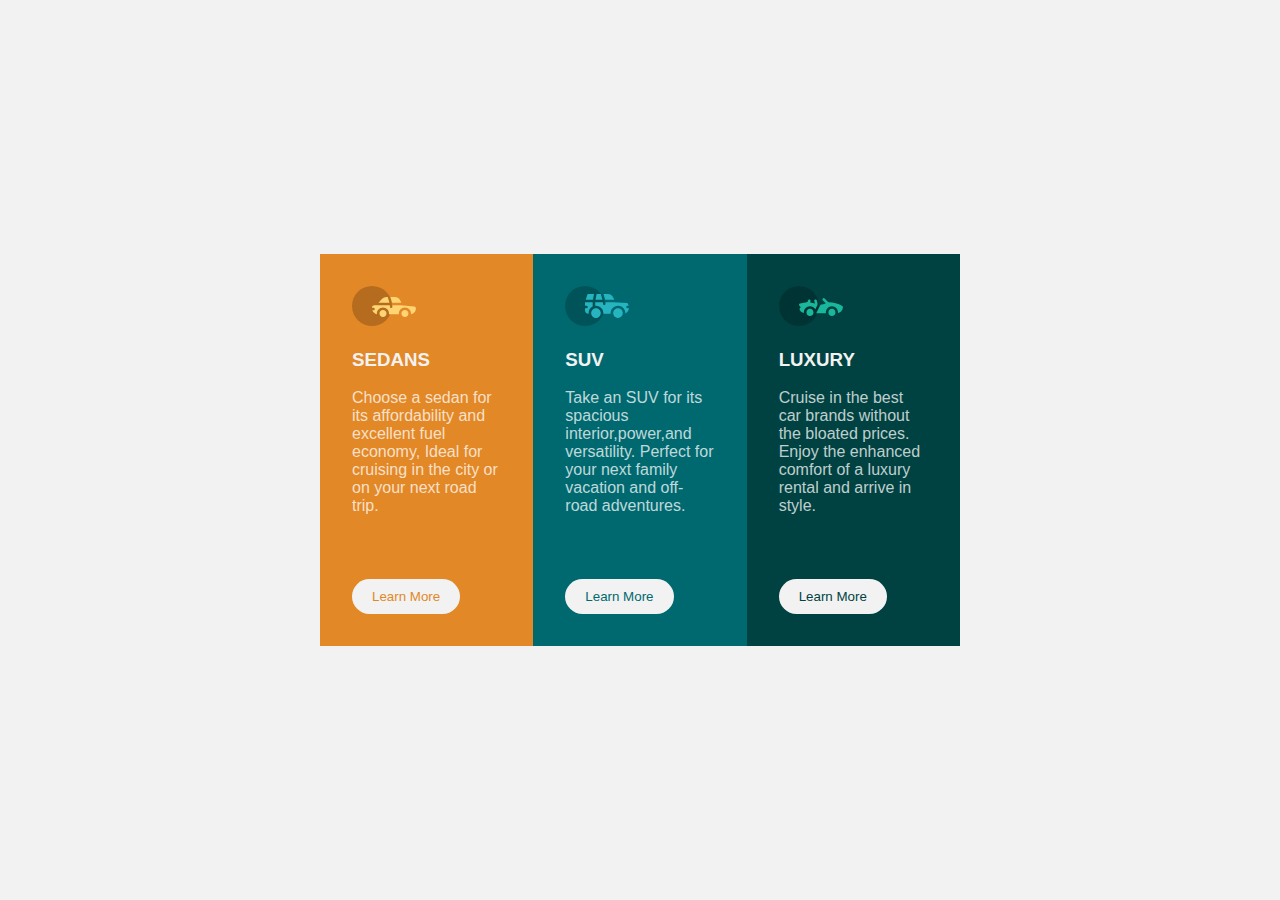
<file: index.html>
<!DOCTYPE html>
<html lang="en">

<head>
    <meta charset="UTF-8">
    <meta http-equiv="X-UA-Compatible" content="IE=edge">
    <meta name="viewport" content="width=device-width, initial-scale=1.0">
    <title>Flexbox Task</title>
    <link rel="stylesheet" href="style.css">
</head>

<body>
    <main>
        <div class="first-content">
            <img src="/icon-sedans.svg" alt="sedans car" />
            <h3>SEDANS</h3>
            <p>Choose a sedan for its affordability and excellent fuel economy, Ideal for cruising in the city or on your next road trip.</p>
            <button class="btn1">Learn More</button>
        </div>
        <div class="second-content">
            <img src="/icon-suvs.svg" alt="Suv car">
            <h3>SUV</h3>
            <p>Take an SUV for its spacious interior,power,and versatility. Perfect for your next family vacation and off-road adventures.</p>
            <button class="btn2">Learn More</button>
        </div>
        <div class="third-content">
            <img src="/icon-luxury.svg" alt="Luxury car">
            <h3>LUXURY</h3>
            <p>Cruise in the best car brands without the bloated prices. Enjoy the enhanced comfort of a luxury rental and arrive in style.</p>
            <button class="btn3">Learn More</button>
        </div>
    </main>
</body>

</html>
</file>
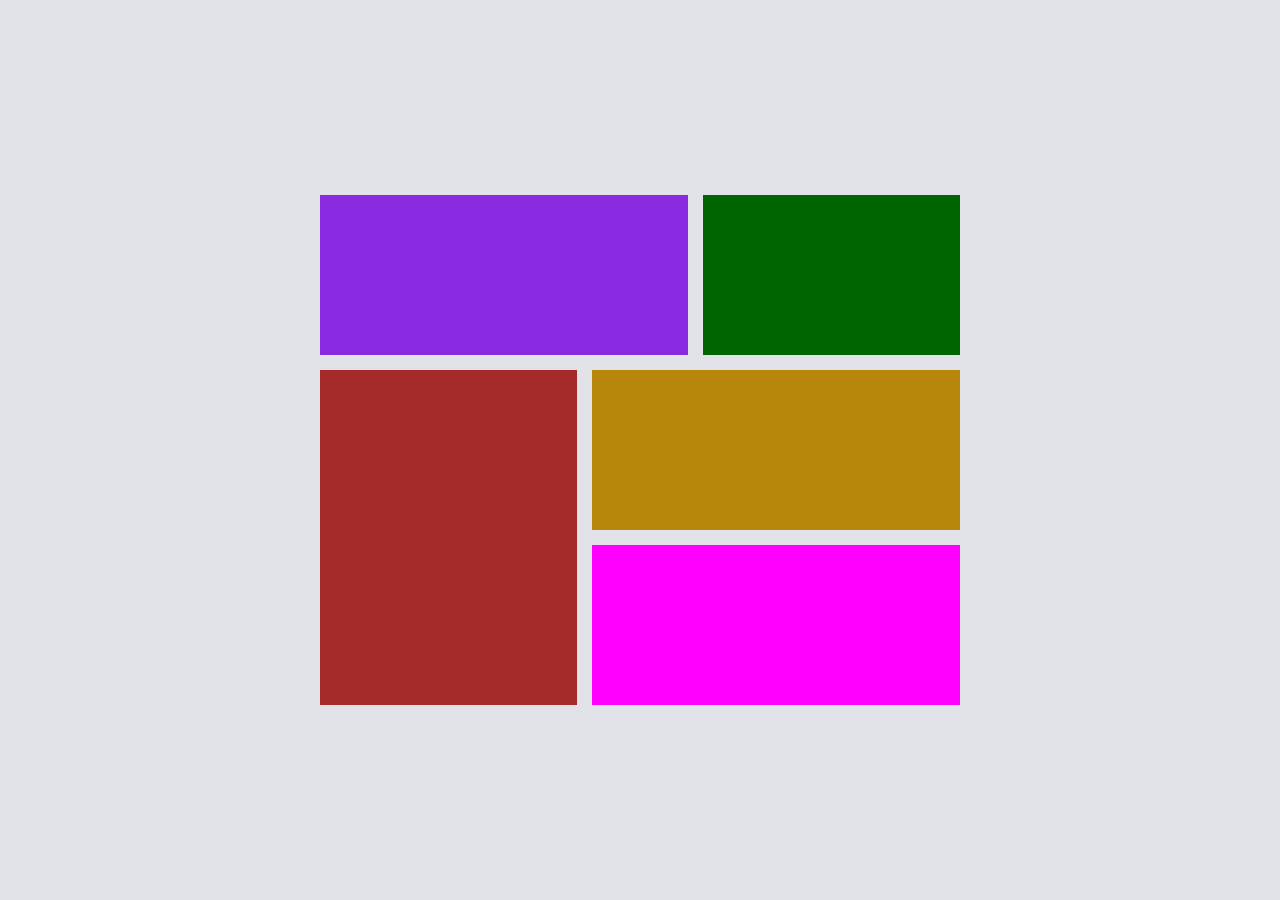
<file: grid.html>
<!DOCTYPE html>
<html lang="en">
<head>
    <meta charset="UTF-8">
    <meta http-equiv="X-UA-Compatible" content="IE=edge">
    <meta name="viewport" content="width=device-width, initial-scale=1.0">
    <title>Grid Layout</title>
    <link rel="stylesheet" href="grid.css">
</head>
<body>
    <main>
        <div class="item-A"></div>
        <div class="item-B"></div>
        <div class="item-C"></div>
        <div class="item-D"></div>
        <div class="item-E"></div>
    </main>
</body>
</html>
</file>
<file: style.css>
* {
    box-sizing: border-box;
    margin: 0;
    padding: 0;
  }

body {
  font-family: Arial, Helvetica, sans-serif;
  background-color: #f2f2f2;
}

main {
    width: 50%;
    margin: auto;
    display: flex;
    justify-content: center;
    align-items: center;
    height: 100vh;
}
h3 {
    color: hsl(0, 0%, 95%);
    padding: 1em 0;
    /* text-align: left; */
}
p{
    color: hsla(0, 0%, 100%, 0.75);
    padding-bottom: 4em;
}

.first-content {
    background-color: hsl(31, 77%, 52%);
    padding: 2em;
    width: 100%;
}

.second-content {
    background-color: hsl(184, 100%, 22%);
    padding: 2em;
    width: 100%;
}

.third-content {
    background-color: hsl(179, 100%, 13%);
    padding: 2em;
    width: 100%;
}

.btn1 {
    background-color: hsl(0, 0%, 95%);
    color: hsl(31, 77%, 52%);
    border-radius: 5rem;
    border: 0 ;
    padding: 10px 20px;
}
.btn2 {
    background-color: hsl(0, 0%, 95%);
    color: hsl(184, 100%, 22%);
    border-radius: 5rem;
    border: 0 ;
    padding: 10px 20px;
}
.btn3 {
    background-color: hsl(0, 0%, 95%);
    color: hsl(179, 100%, 13%);
    border-radius: 5rem;
    border: 0 ;
    padding: 10px 20px;
}
</file>
<file: grid.css>
* {
    /* box-sizing: border-box; */
    margin: 0;
    padding: 0;
  }

  body {
    background-color: rgb(226, 226, 233);
    display: flex;
    height: 100vh;
  }

  main {
    display: grid;
    grid-template-areas: 
    'A A B'
    'C D D'
    'C E E'
    ;
    gap: 15px;
    width: 50%;
    margin: auto;
  }

  main div {
    padding: 5em;
  }

  .item-A {
    background-color: blueviolet;
    grid-area: A;
  }

  .item-B {
    background-color: darkgreen;
    grid-area: B;
  }

  .item-C {
    background-color: brown;
    grid-area: C;
  }

  .item-D {
    background-color: darkgoldenrod;
    grid-area: D;
  }

  .item-E {
    background-color: magenta;
    grid-area: E;
  }
</file>
